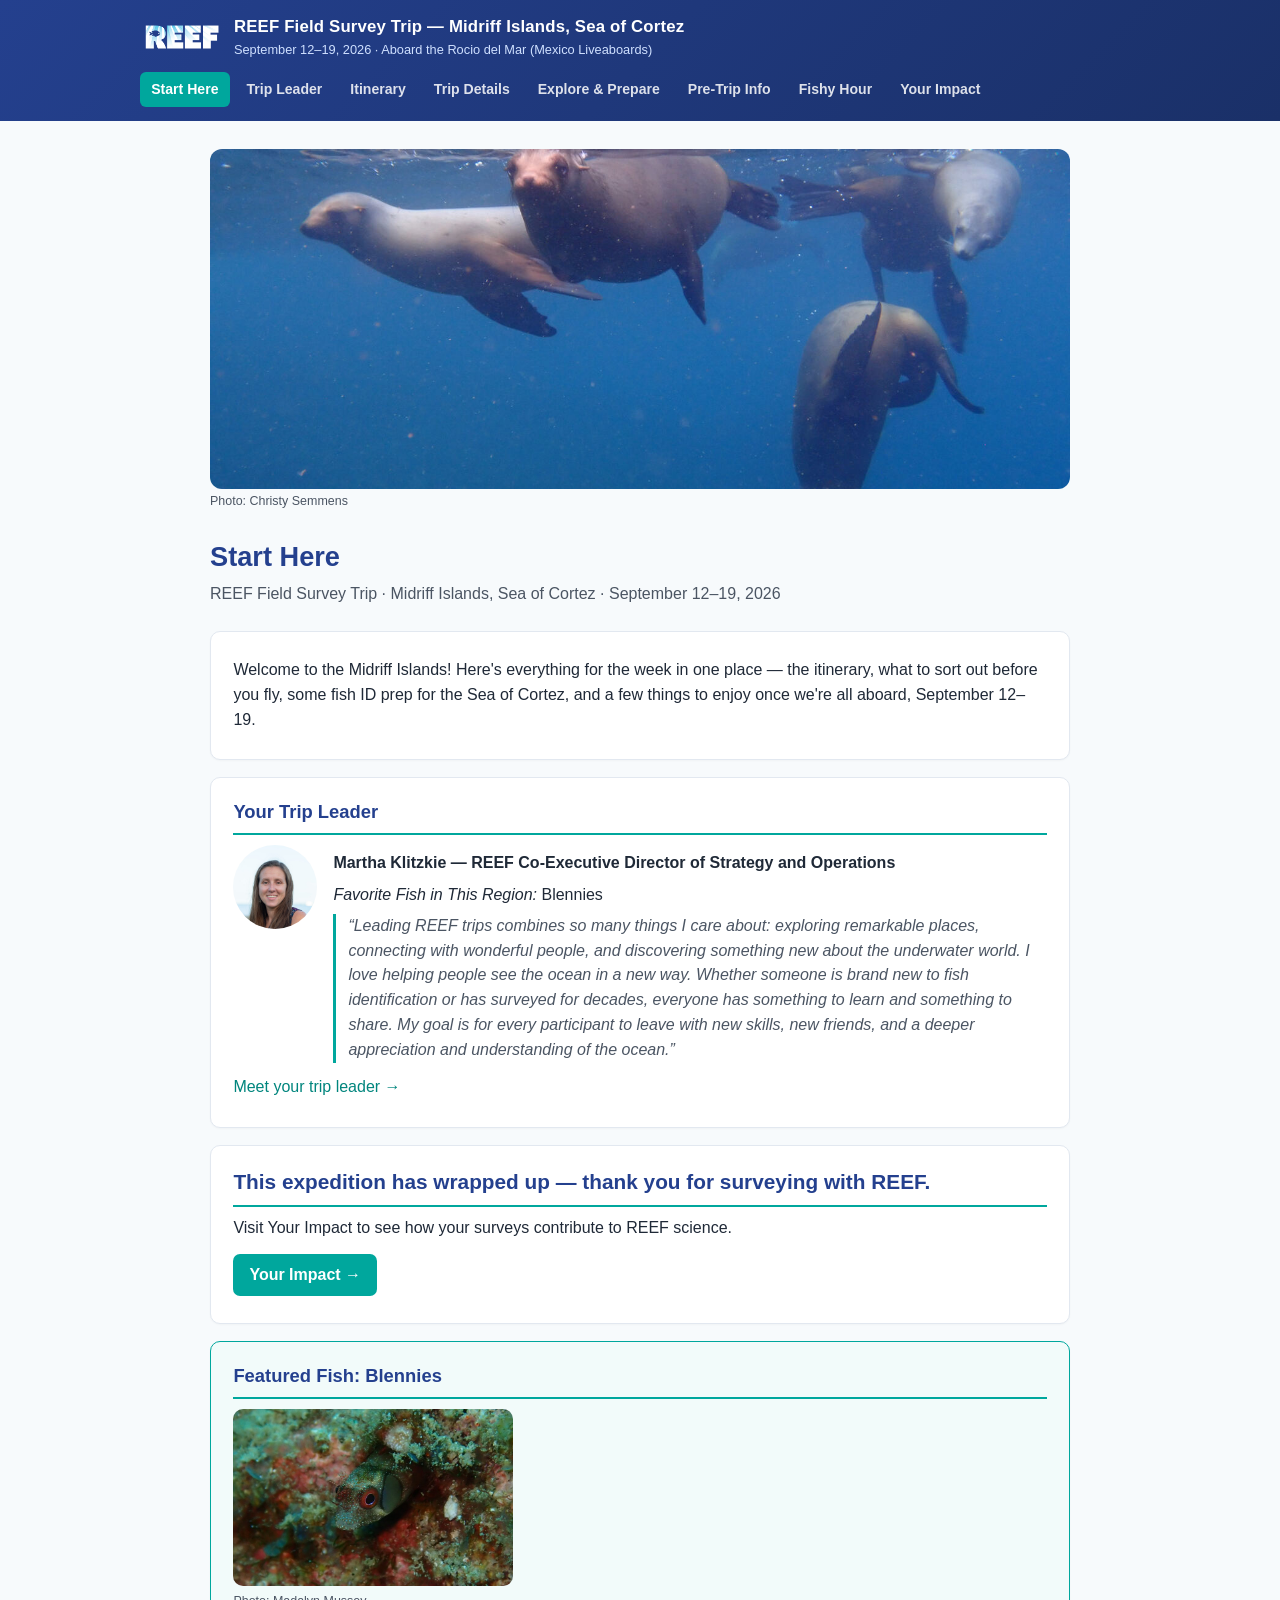
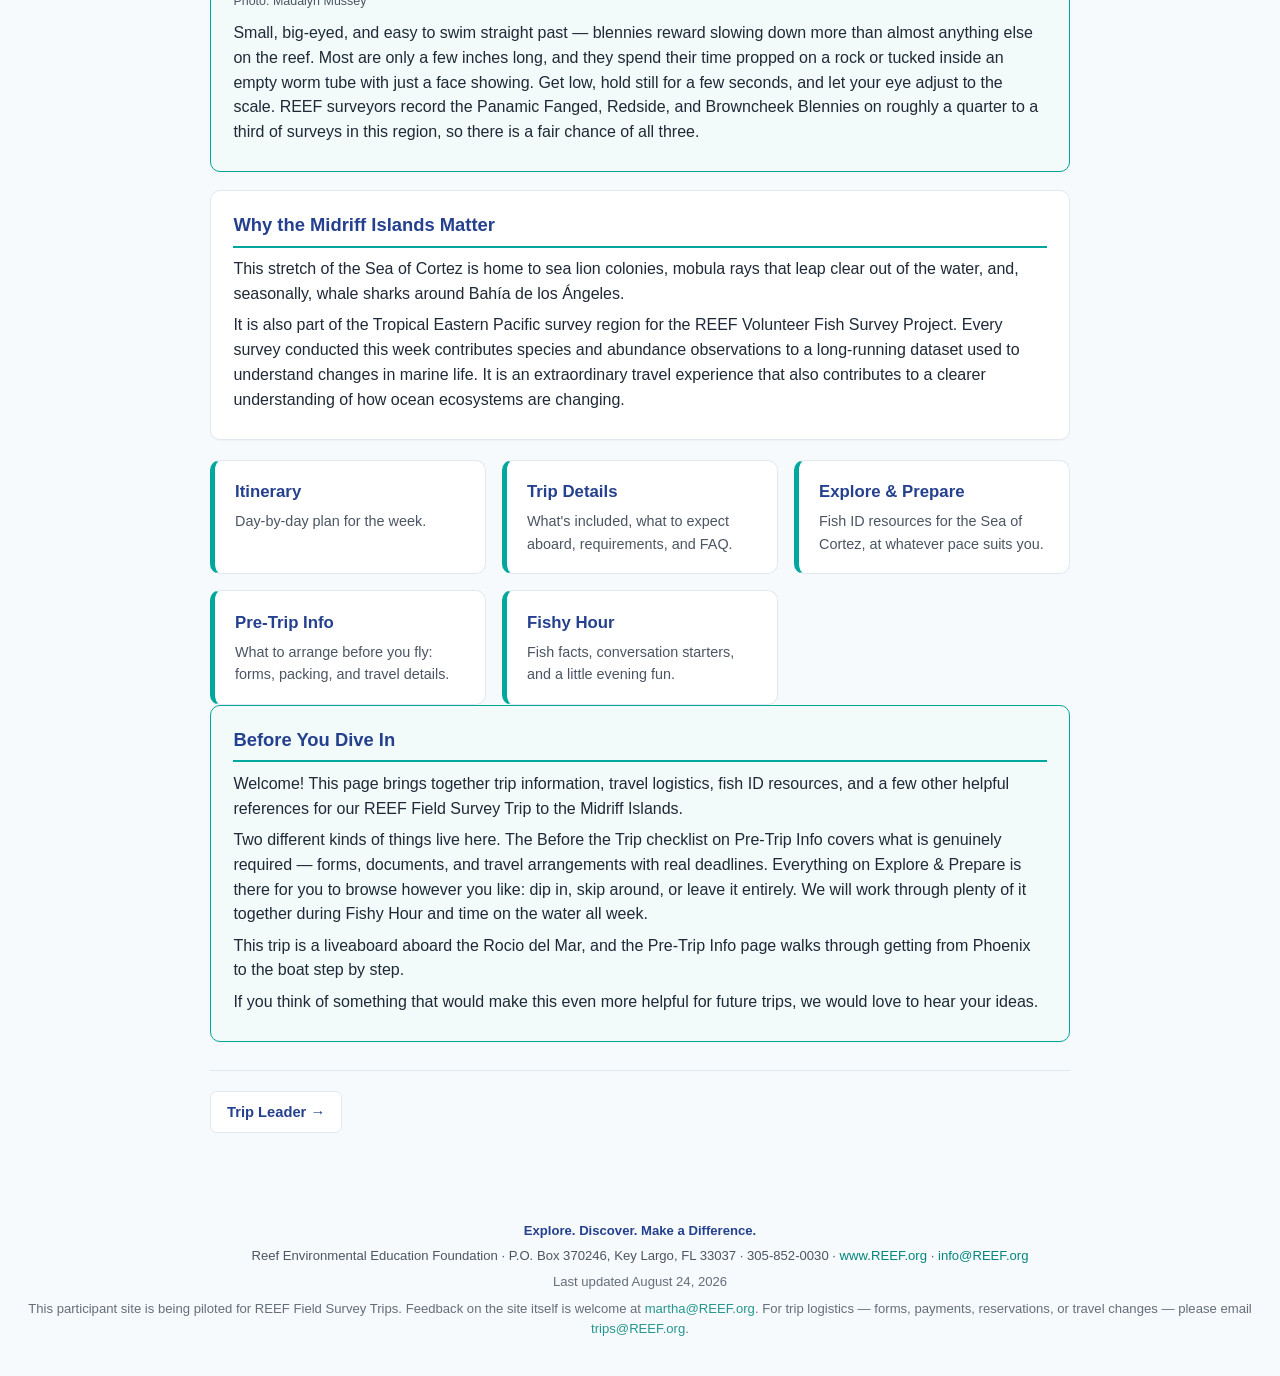
<file: index.html>
<!DOCTYPE html>
<html lang="en">
<head>
<meta charset="UTF-8">
<meta name="viewport" content="width=device-width, initial-scale=1.0">
<title>Start Here — REEF Midriff Islands Trip</title>
<meta name="description" content="Everything for the REEF Field Survey Trip to the Midriff Islands, Sea of Cortez — September 12–19, 2026.">
<link rel="stylesheet" href="css/styles.css">
</head>
<body>
  <header id="site-header" class="site-header"></header>

  <main id="page-content" class="page-main">
    <p class="loading-note">Loading trip info…</p>
  </main>

  <footer id="site-footer" class="site-footer"></footer>

  <script>window.SITE_ROOT = "./";</script>
  <script src="js/site-config.js"></script>
  <script src="js/loader.js"></script>
  <script src="js/render.js"></script>
  <script>
    window.addEventListener("trip-data-ready", function () { window.initPage("home"); });
    if (window.TRIP_DATA) { window.initPage("home"); }
  </script>
</body>
</html>
</file>
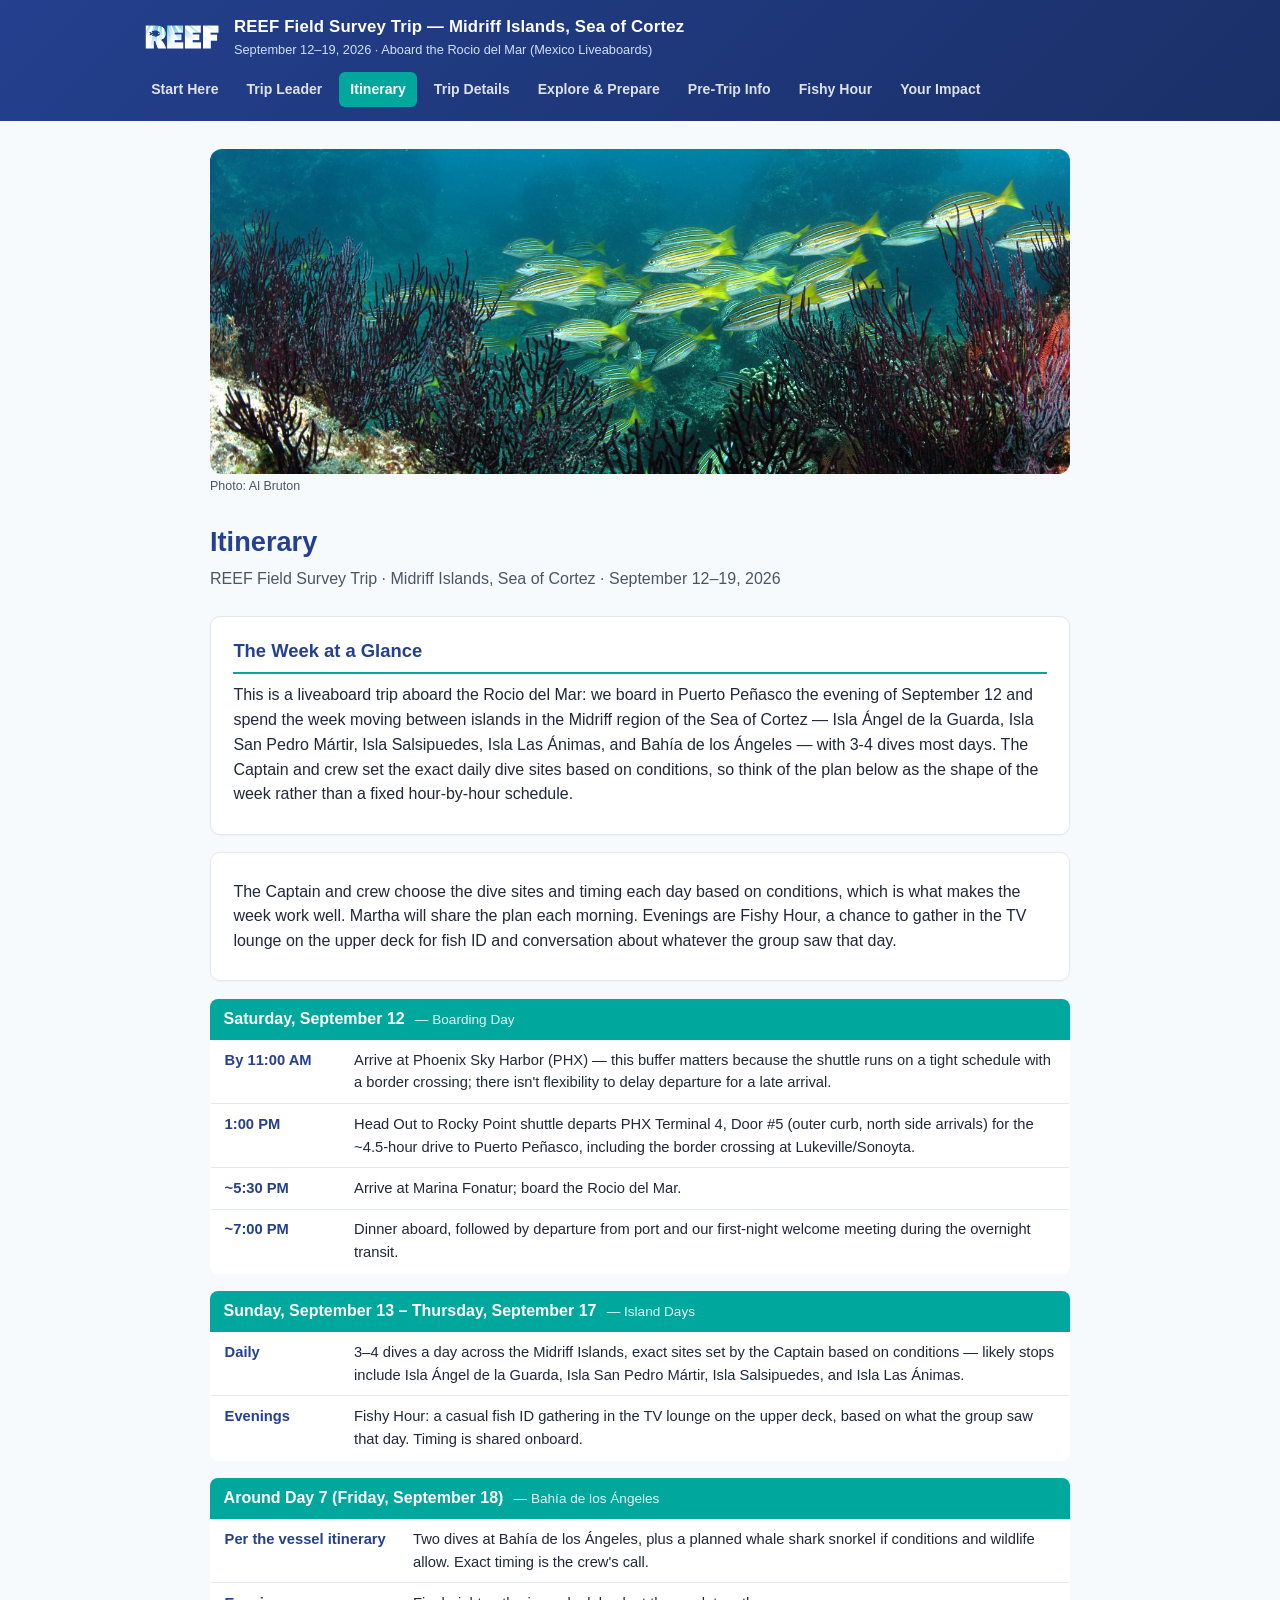
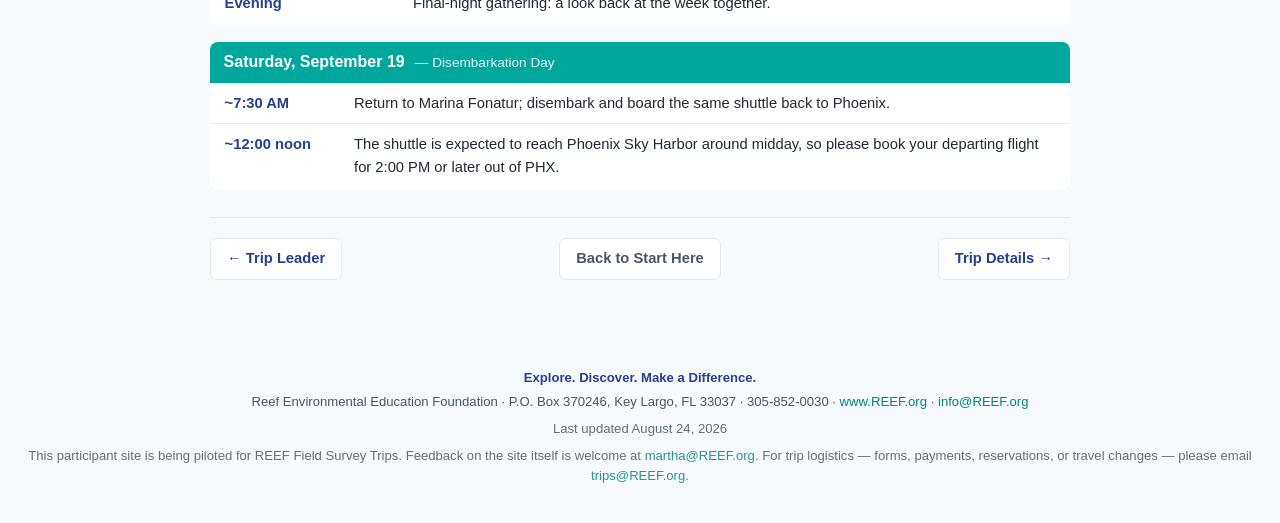
<file: pages/itinerary.html>
<!DOCTYPE html>
<html lang="en">
<head>
<meta charset="UTF-8">
<meta name="viewport" content="width=device-width, initial-scale=1.0">
<title>Itinerary — REEF Midriff Islands Trip</title>
<link rel="stylesheet" href="../css/styles.css">
</head>
<body>
  <header id="site-header" class="site-header"></header>

  <main id="page-content" class="page-main">
    <p class="loading-note">Loading trip info…</p>
  </main>

  <footer id="site-footer" class="site-footer"></footer>

  <script>window.SITE_ROOT = "../";</script>
  <script src="../js/site-config.js"></script>
  <script src="../js/loader.js"></script>
  <script src="../js/render.js"></script>
  <script>
    window.addEventListener("trip-data-ready", function () { window.initPage("itinerary"); });
    if (window.TRIP_DATA) { window.initPage("itinerary"); }
  </script>
</body>
</html>
</file>
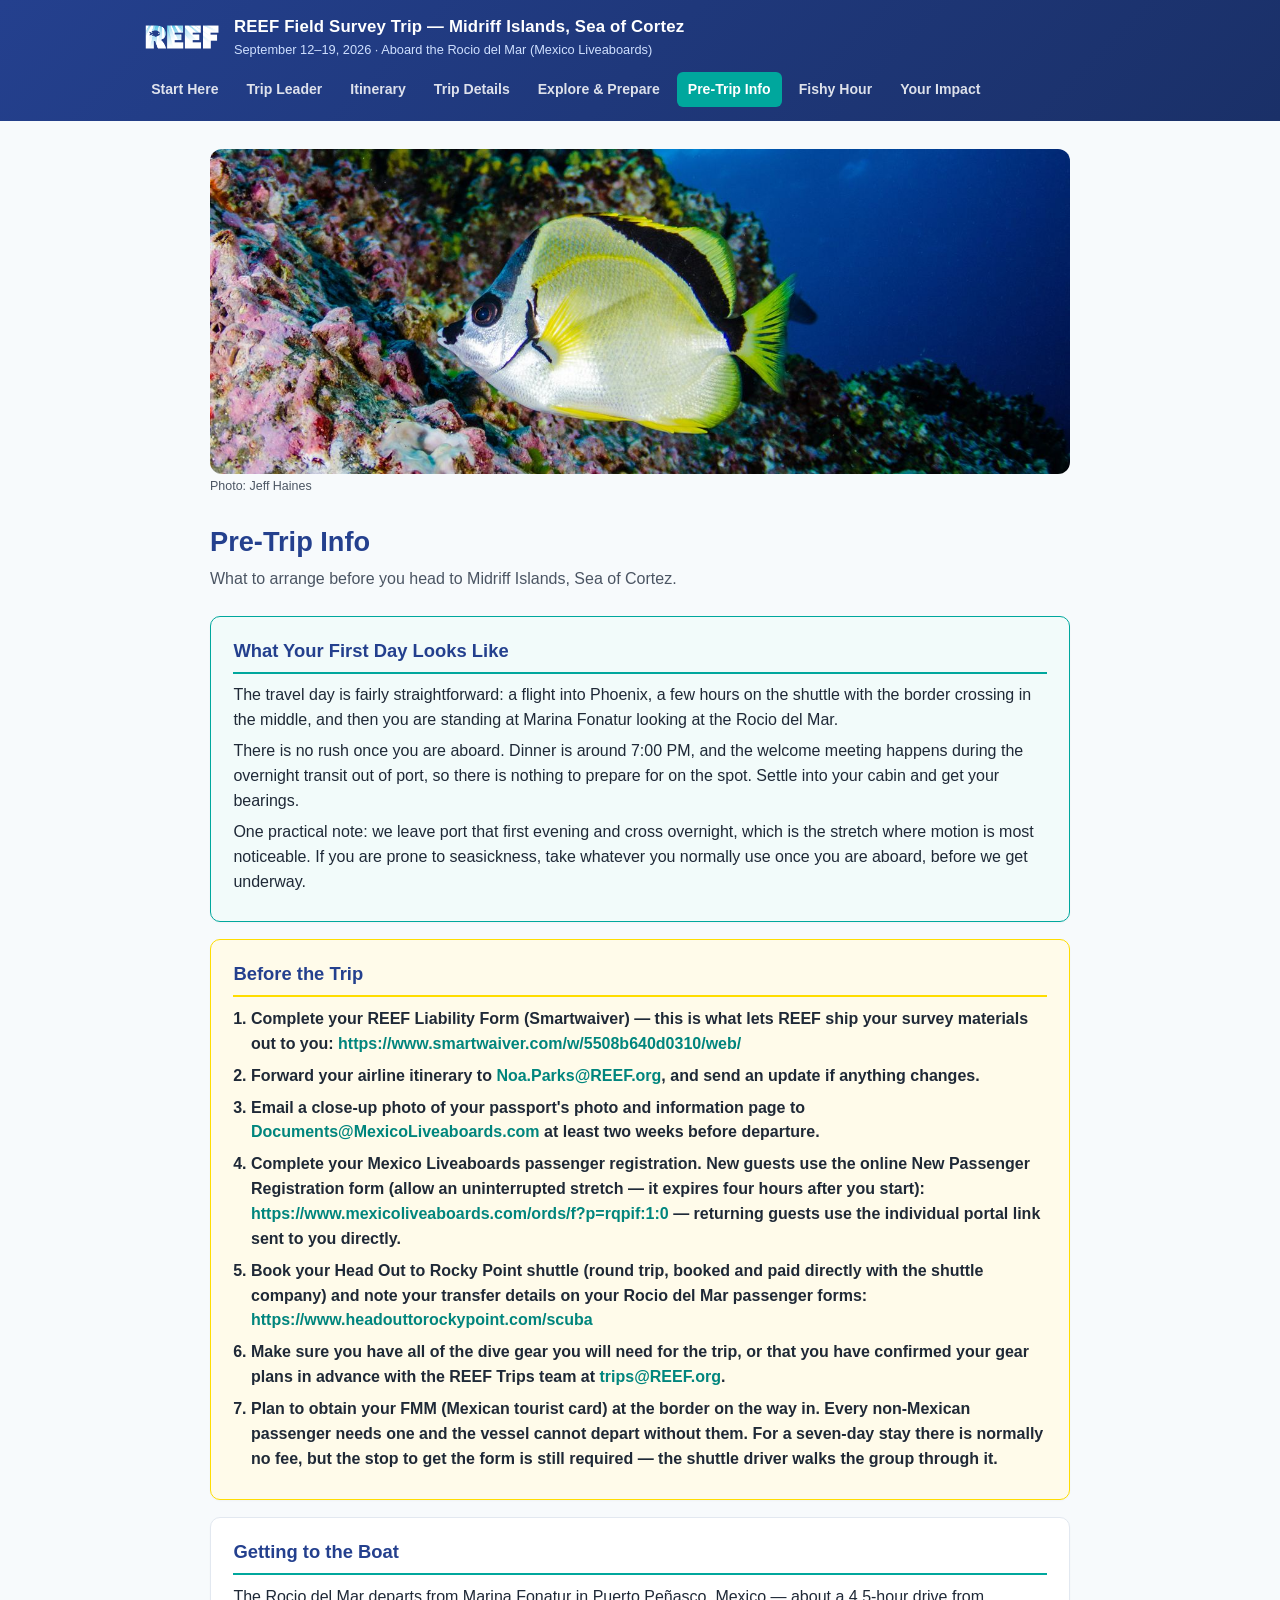
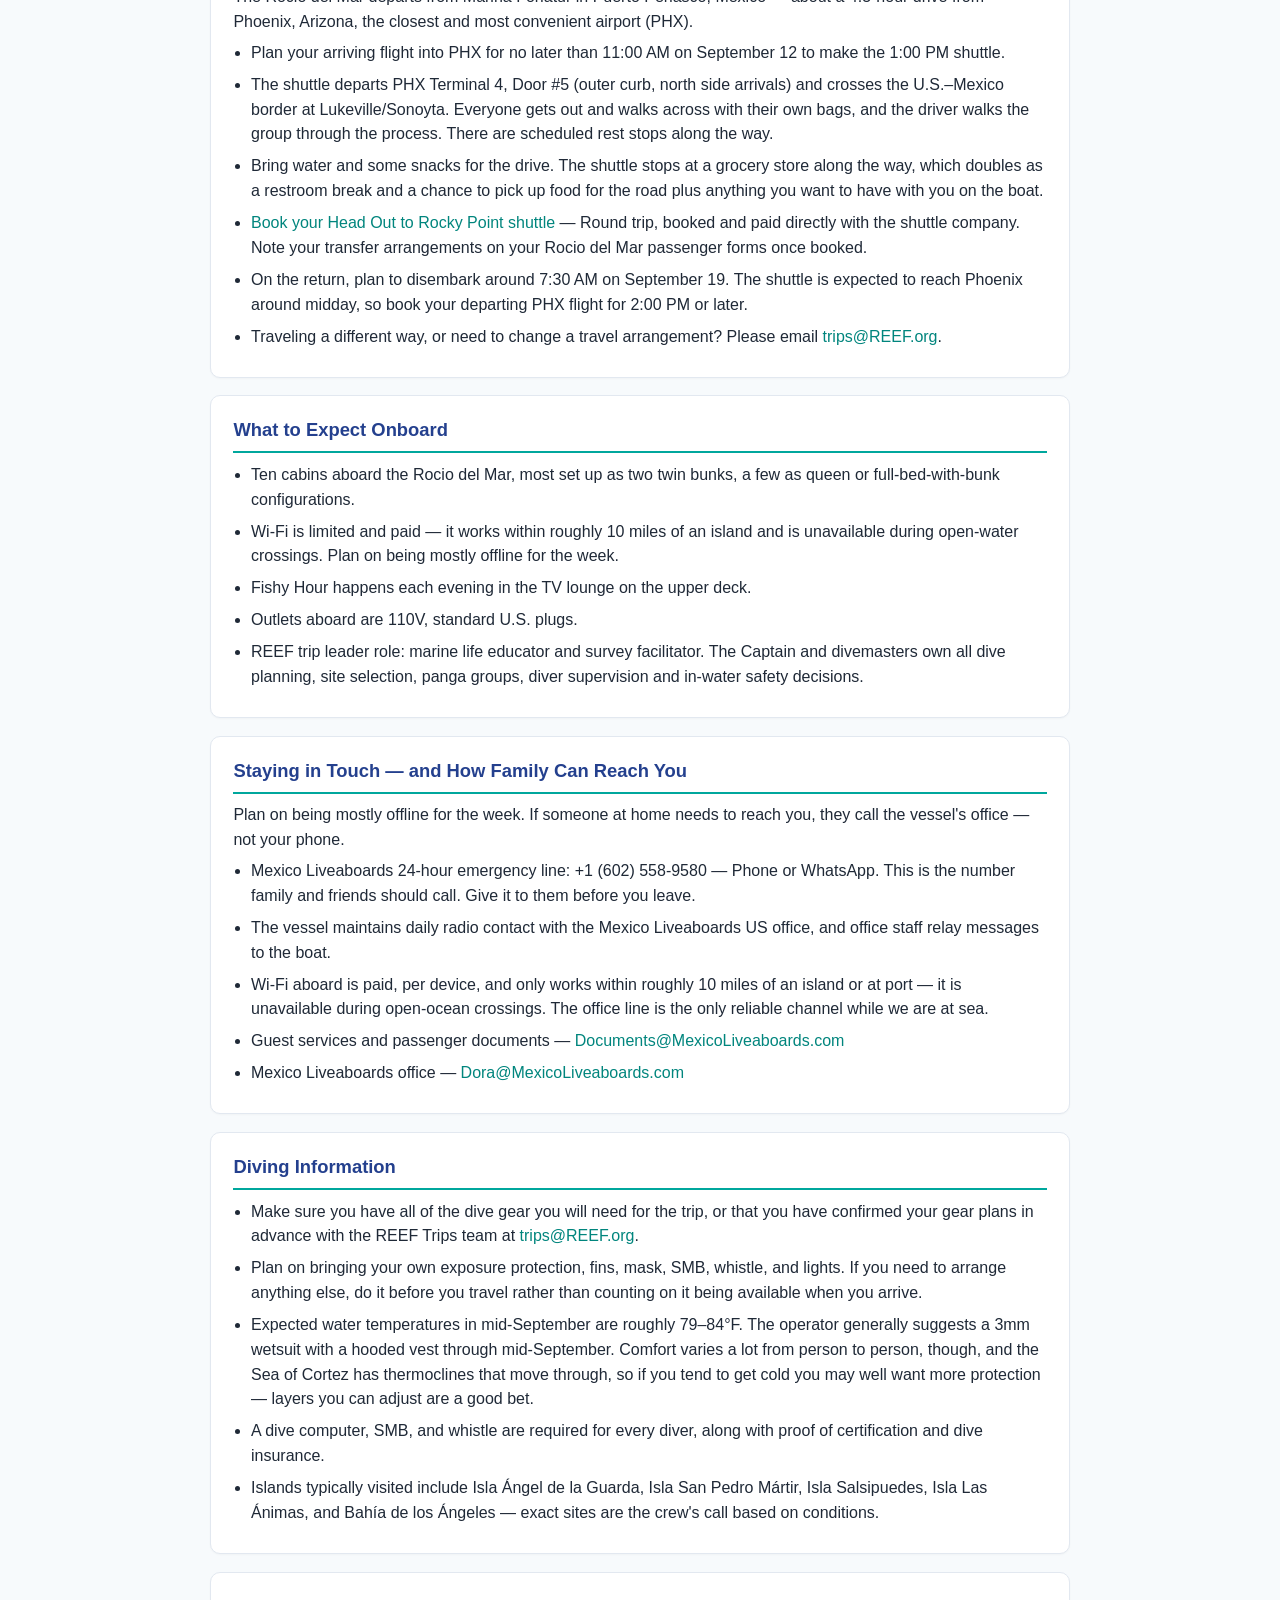
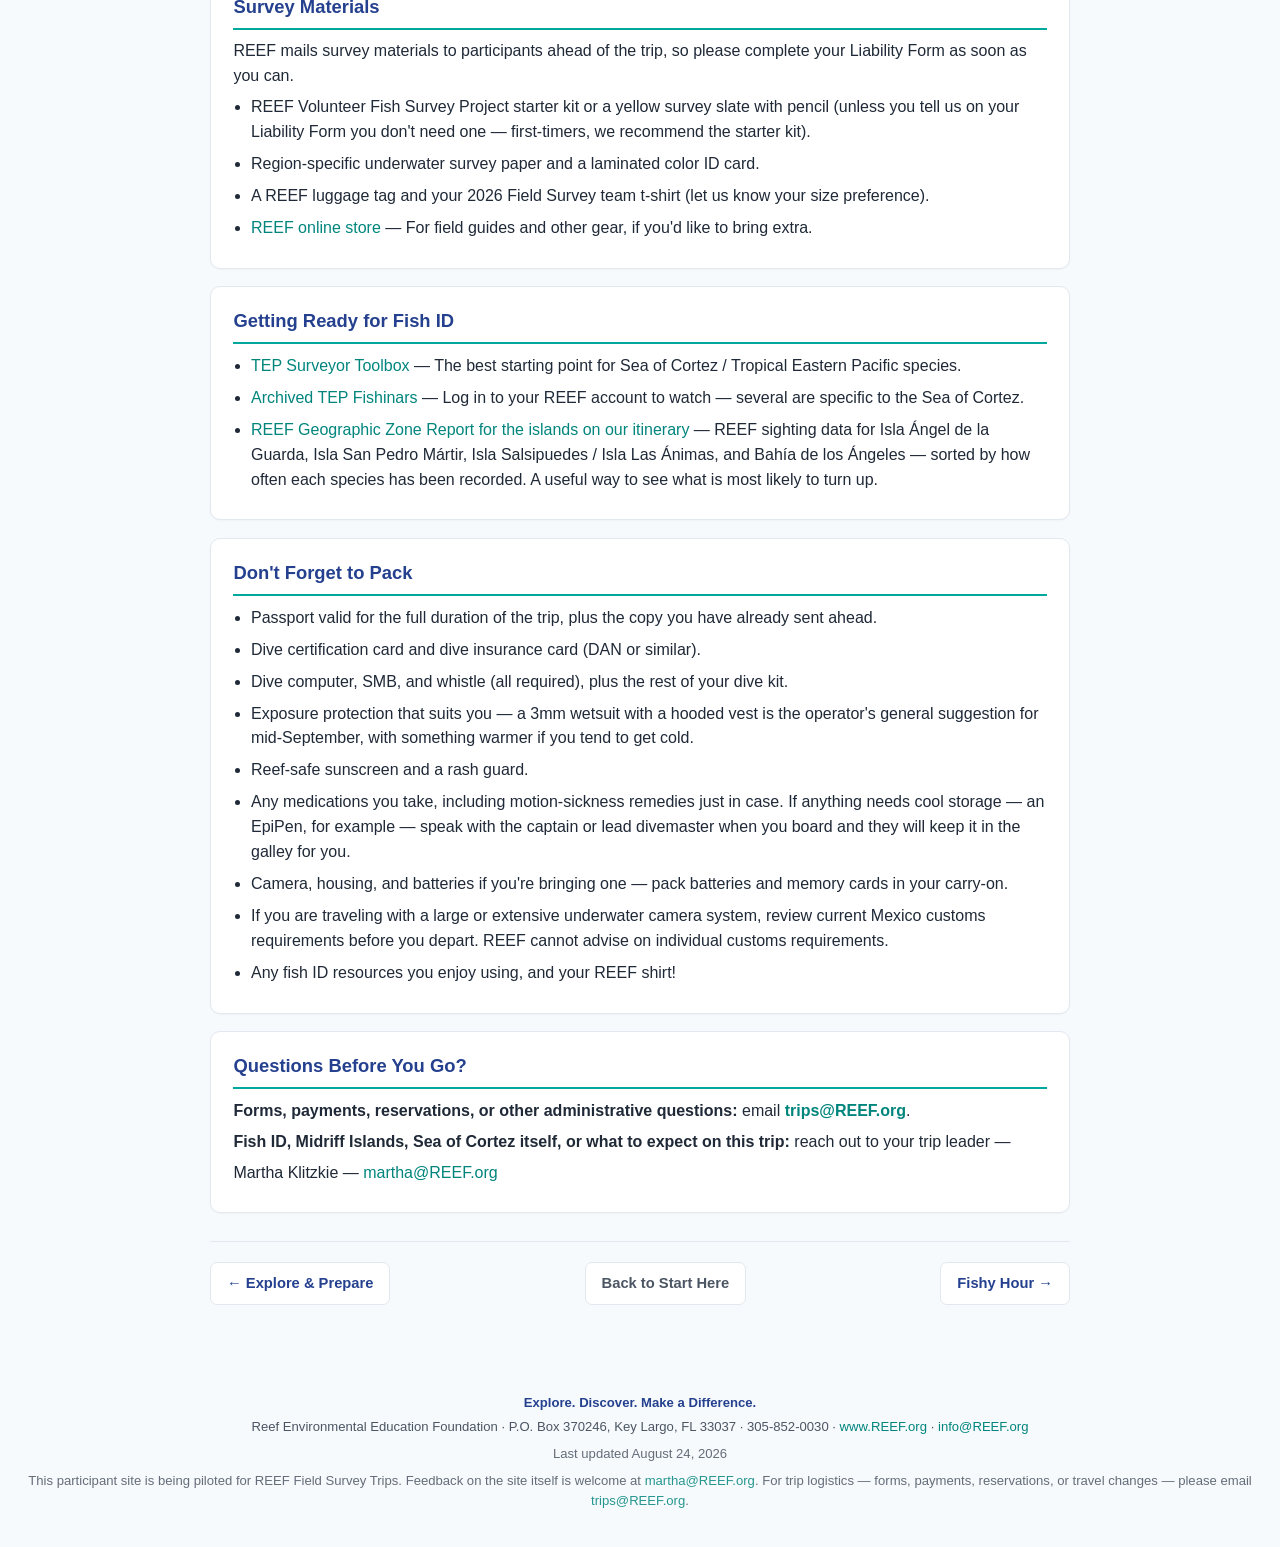
<file: pages/pre-trip-info.html>
<!DOCTYPE html>
<html lang="en">
<head>
<meta charset="UTF-8">
<meta name="viewport" content="width=device-width, initial-scale=1.0">
<title>Pre-Trip Info — REEF Midriff Islands Trip</title>
<link rel="stylesheet" href="../css/styles.css">
</head>
<body>
  <header id="site-header" class="site-header"></header>

  <main id="page-content" class="page-main">
    <p class="loading-note">Loading trip info…</p>
  </main>

  <footer id="site-footer" class="site-footer"></footer>

  <script>window.SITE_ROOT = "../";</script>
  <script src="../js/site-config.js"></script>
  <script src="../js/loader.js"></script>
  <script src="../js/render.js"></script>
  <script>
    window.addEventListener("trip-data-ready", function () { window.initPage("pretrip"); });
    if (window.TRIP_DATA) { window.initPage("pretrip"); }
  </script>
</body>
</html>
</file>
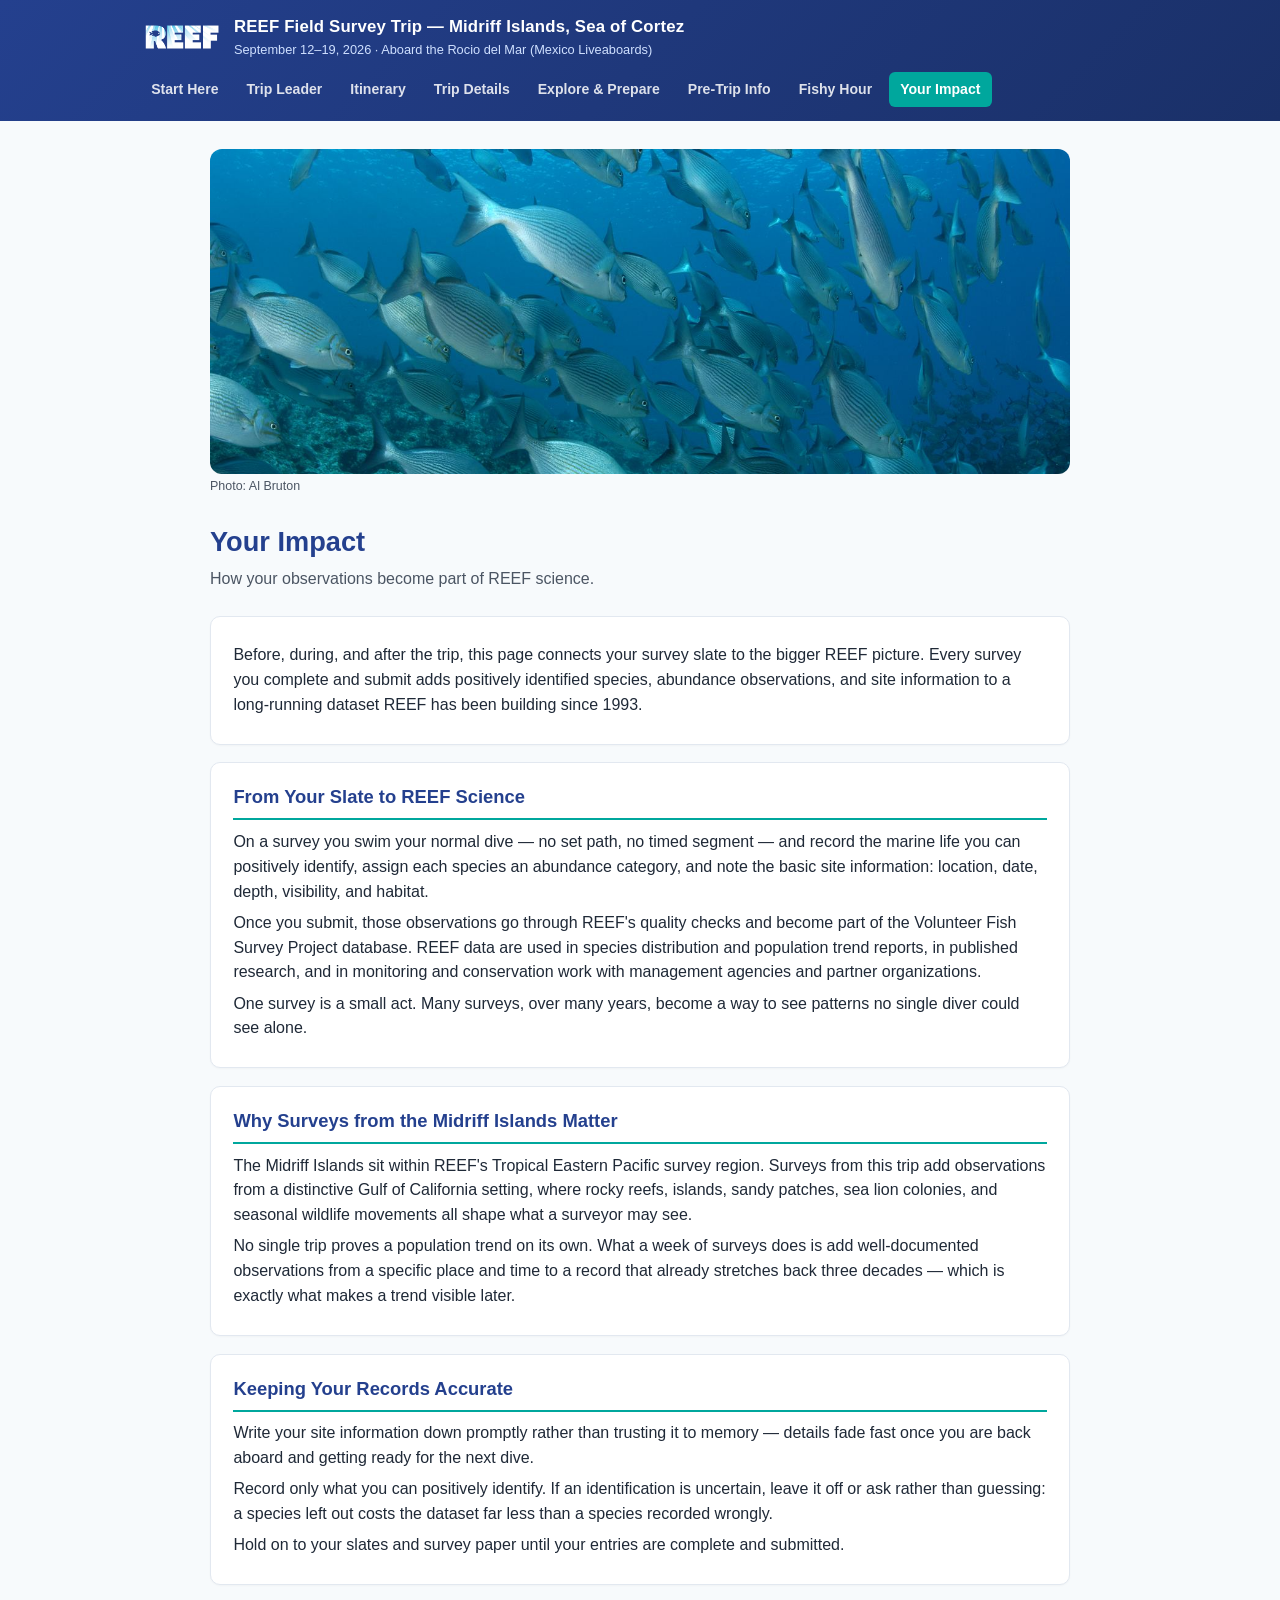
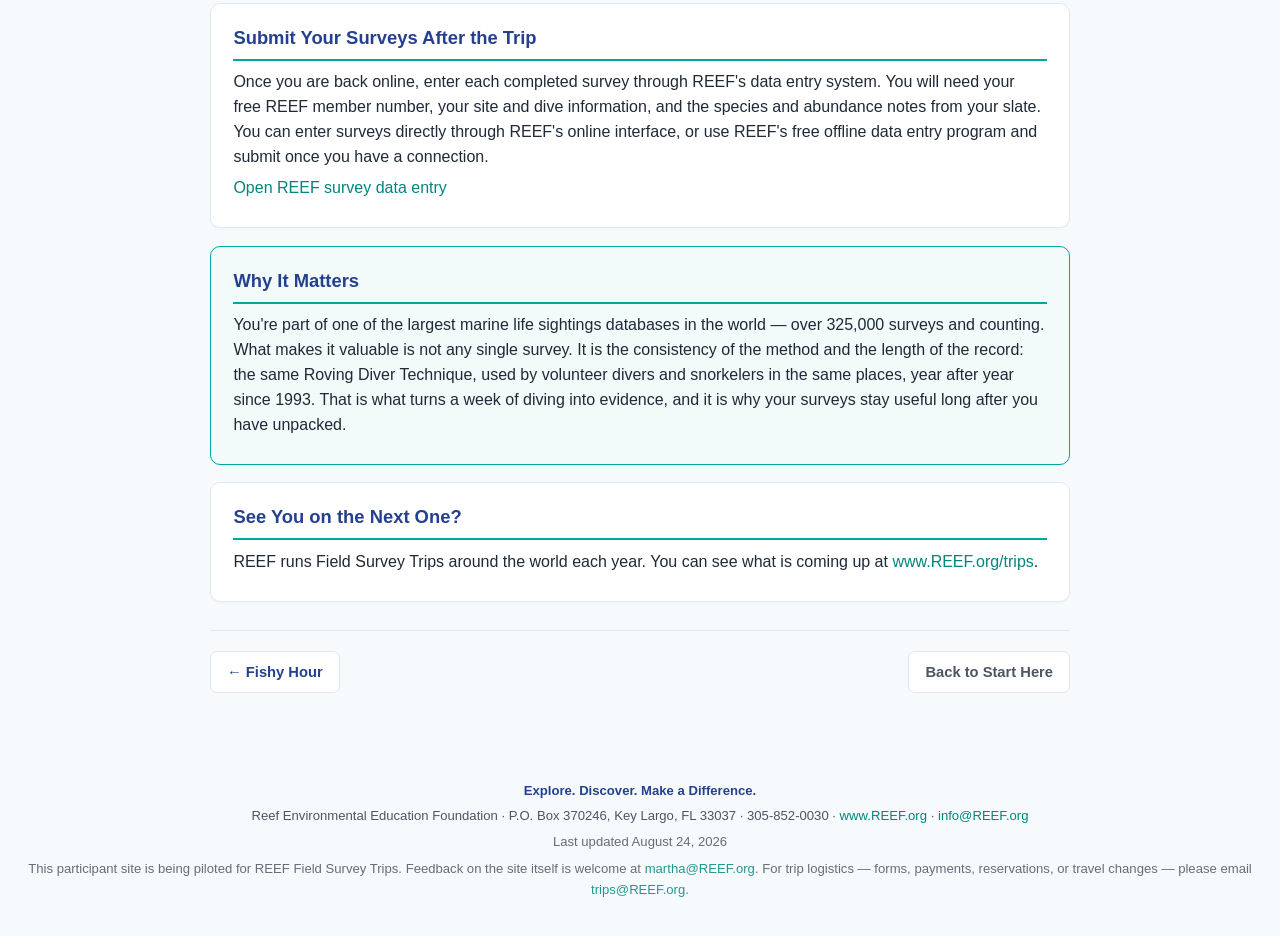
<file: pages/reflection.html>
<!DOCTYPE html>
<html lang="en">
<head>
<meta charset="UTF-8">
<meta name="viewport" content="width=device-width, initial-scale=1.0">
<title>Your Impact — REEF Midriff Islands Trip</title>
<link rel="stylesheet" href="../css/styles.css">
</head>
<body>
  <header id="site-header" class="site-header"></header>

  <main id="page-content" class="page-main">
    <p class="loading-note">Loading trip info…</p>
  </main>

  <footer id="site-footer" class="site-footer"></footer>

  <script>window.SITE_ROOT = "../";</script>
  <script src="../js/site-config.js"></script>
  <script src="../js/loader.js"></script>
  <script src="../js/render.js"></script>
  <script>
    window.addEventListener("trip-data-ready", function () { window.initPage("reflection"); });
    if (window.TRIP_DATA) { window.initPage("reflection"); }
  </script>
</body>
</html>
</file>
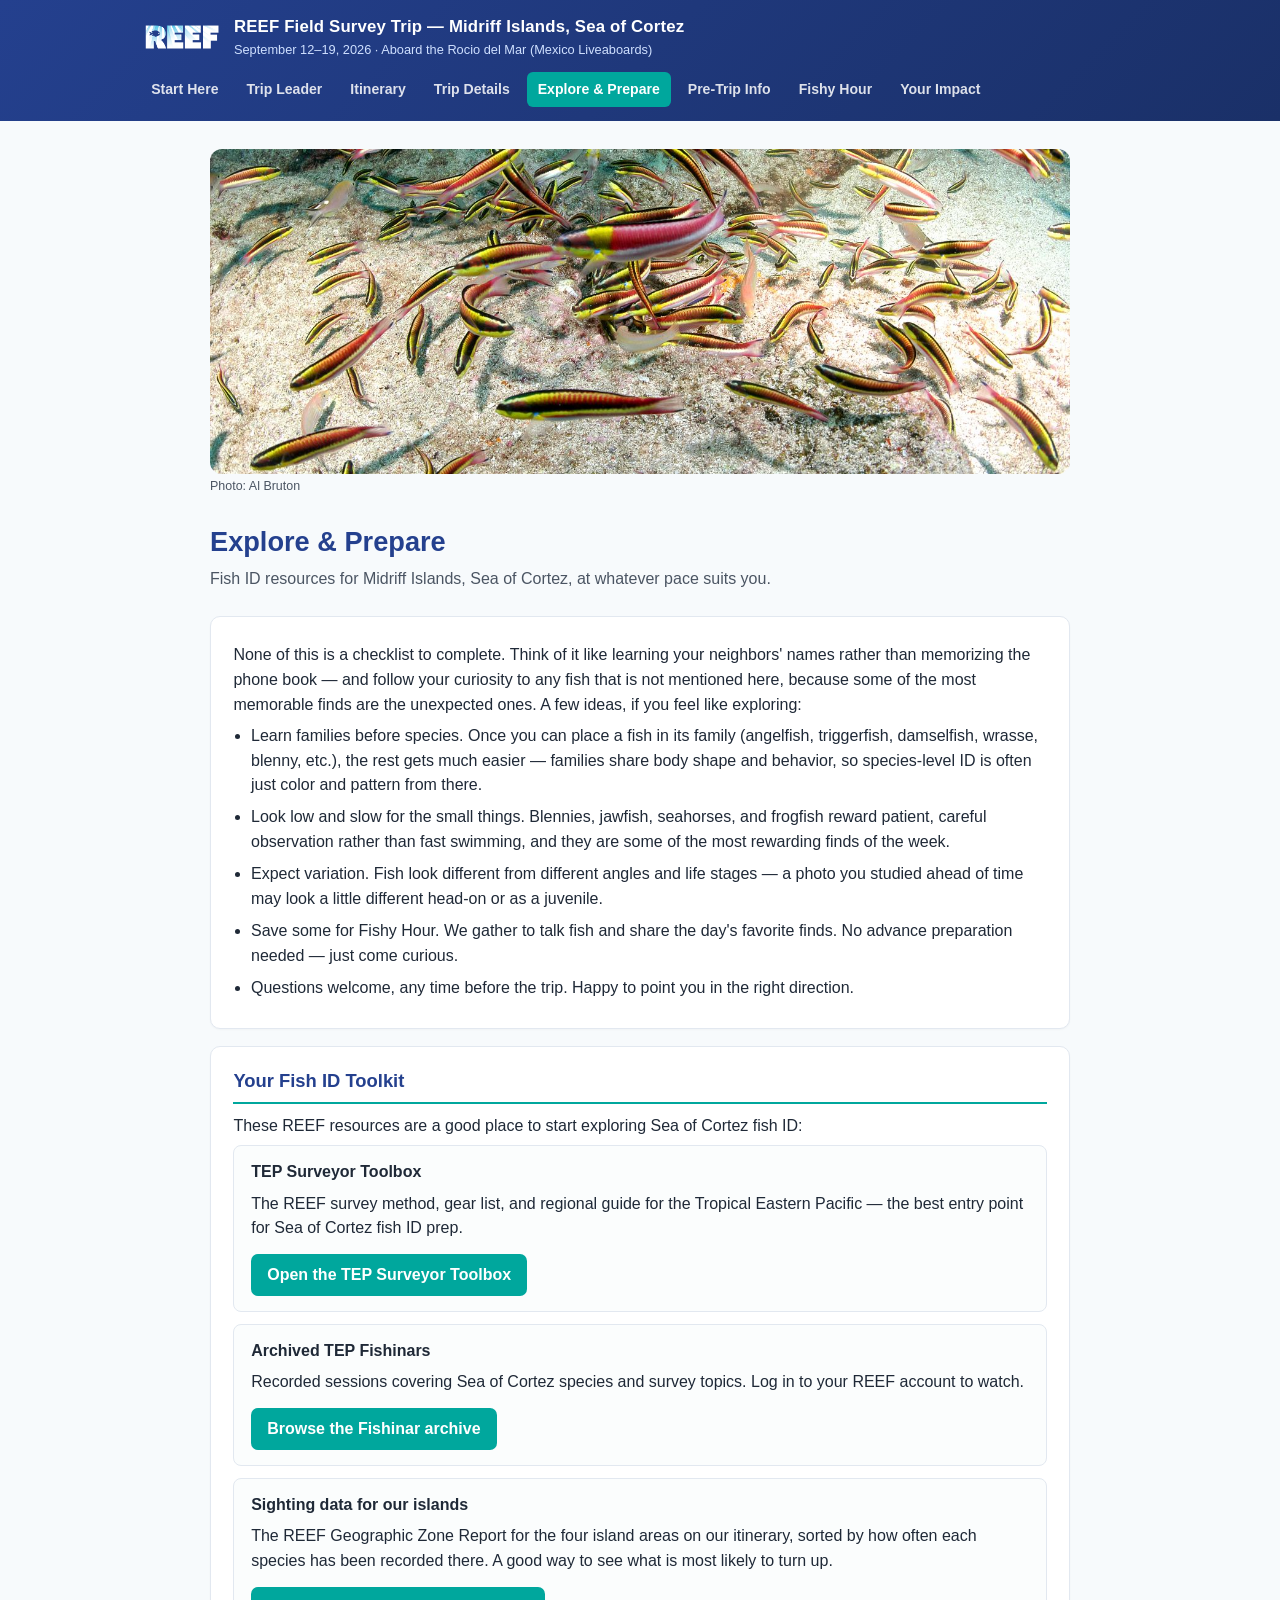
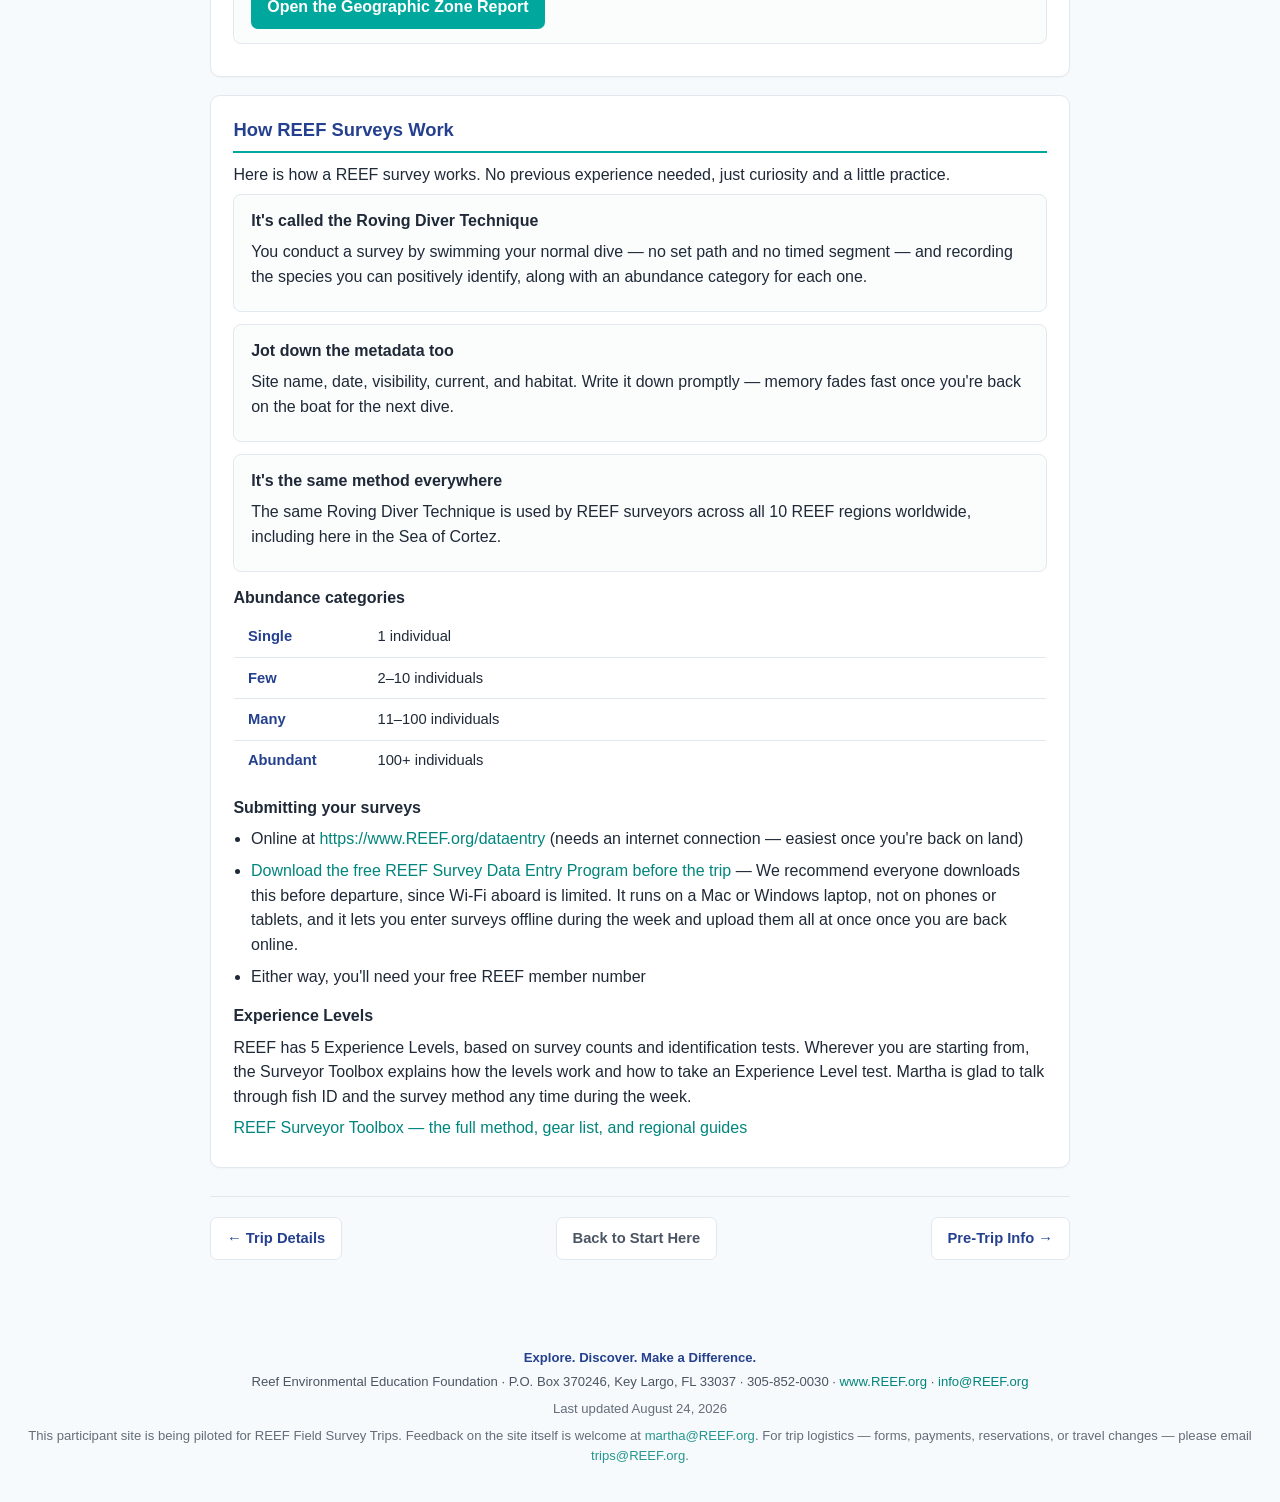
<file: pages/study-tips.html>
<!DOCTYPE html>
<html lang="en">
<head>
<meta charset="UTF-8">
<meta name="viewport" content="width=device-width, initial-scale=1.0">
<title>Explore &amp; Prepare — REEF Midriff Islands Trip</title>
<link rel="stylesheet" href="../css/styles.css">
</head>
<body>
  <header id="site-header" class="site-header"></header>

  <main id="page-content" class="page-main">
    <p class="loading-note">Loading trip info…</p>
  </main>

  <footer id="site-footer" class="site-footer"></footer>

  <script>window.SITE_ROOT = "../";</script>
  <script src="../js/site-config.js"></script>
  <script src="../js/loader.js"></script>
  <script src="../js/render.js"></script>
  <script>
    window.addEventListener("trip-data-ready", function () { window.initPage("study"); });
    if (window.TRIP_DATA) { window.initPage("study"); }
  </script>
</body>
</html>
</file>
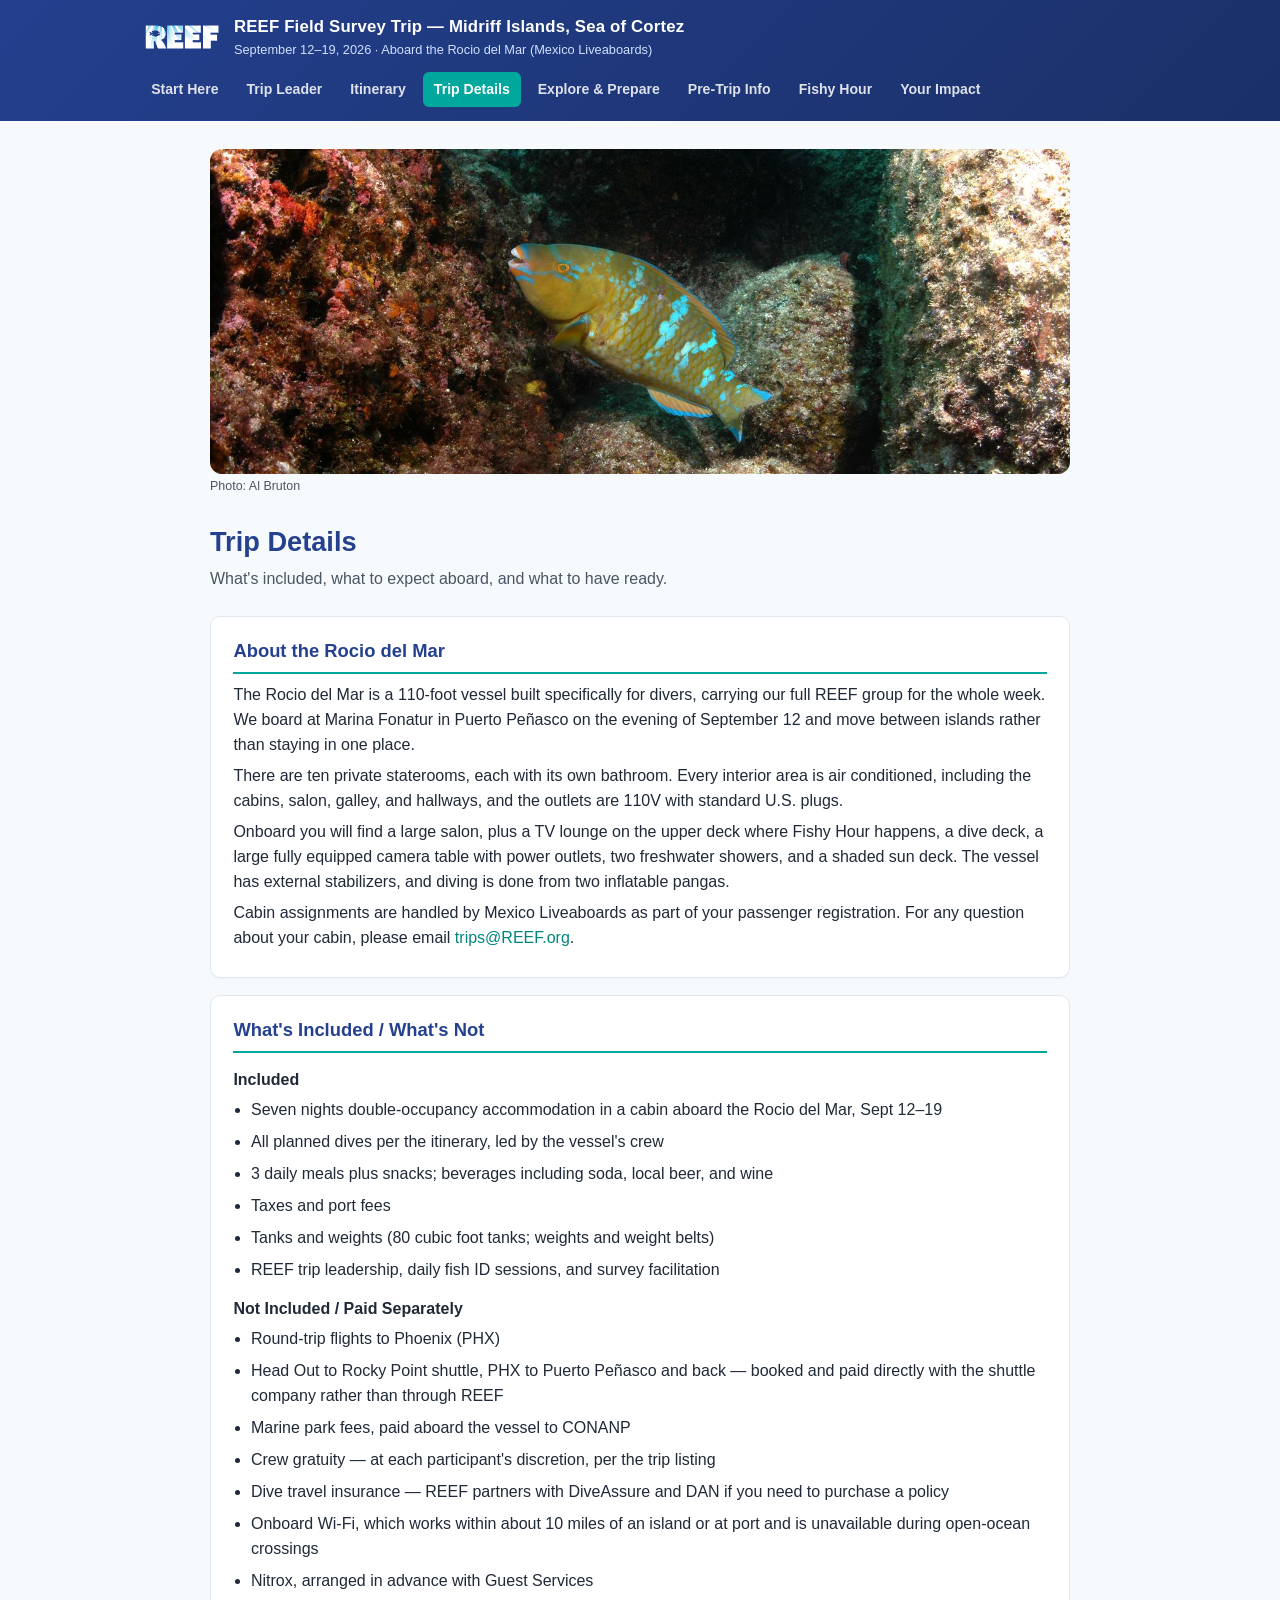
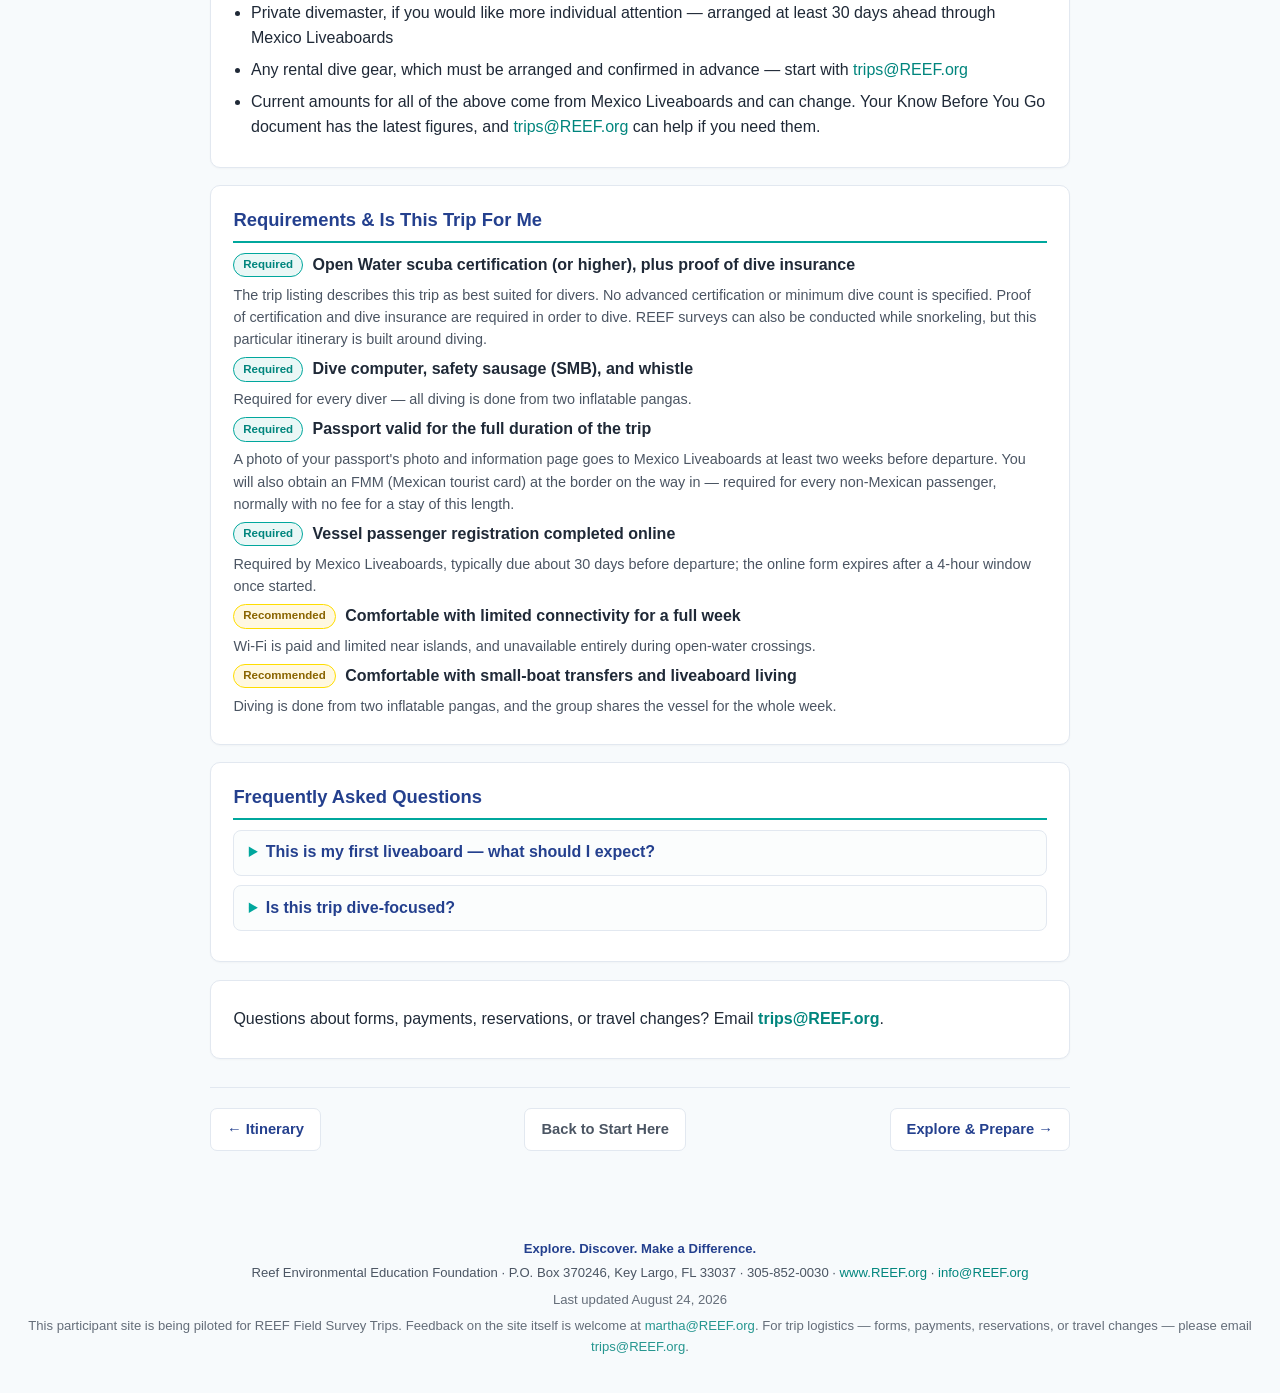
<file: pages/trip-details.html>
<!DOCTYPE html>
<html lang="en">
<head>
<meta charset="UTF-8">
<meta name="viewport" content="width=device-width, initial-scale=1.0">
<title>Trip Details — REEF Midriff Islands Trip</title>
<meta name="description" content="Pricing, accommodations, requirements, and FAQ for the REEF Field Survey Trip to the Midriff Islands, Sea of Cortez — September 12–19, 2026.">
<link rel="stylesheet" href="../css/styles.css">
</head>
<body>
  <header id="site-header" class="site-header"></header>

  <main id="page-content" class="page-main">
    <p class="loading-note">Loading trip info…</p>
  </main>

  <footer id="site-footer" class="site-footer"></footer>

  <script>window.SITE_ROOT = "../";</script>
  <script src="../js/site-config.js"></script>
  <script src="../js/loader.js"></script>
  <script src="../js/render.js"></script>
  <script>
    window.addEventListener("trip-data-ready", function () { window.initPage("details"); });
    if (window.TRIP_DATA) { window.initPage("details"); }
  </script>
</body>
</html>
</file>
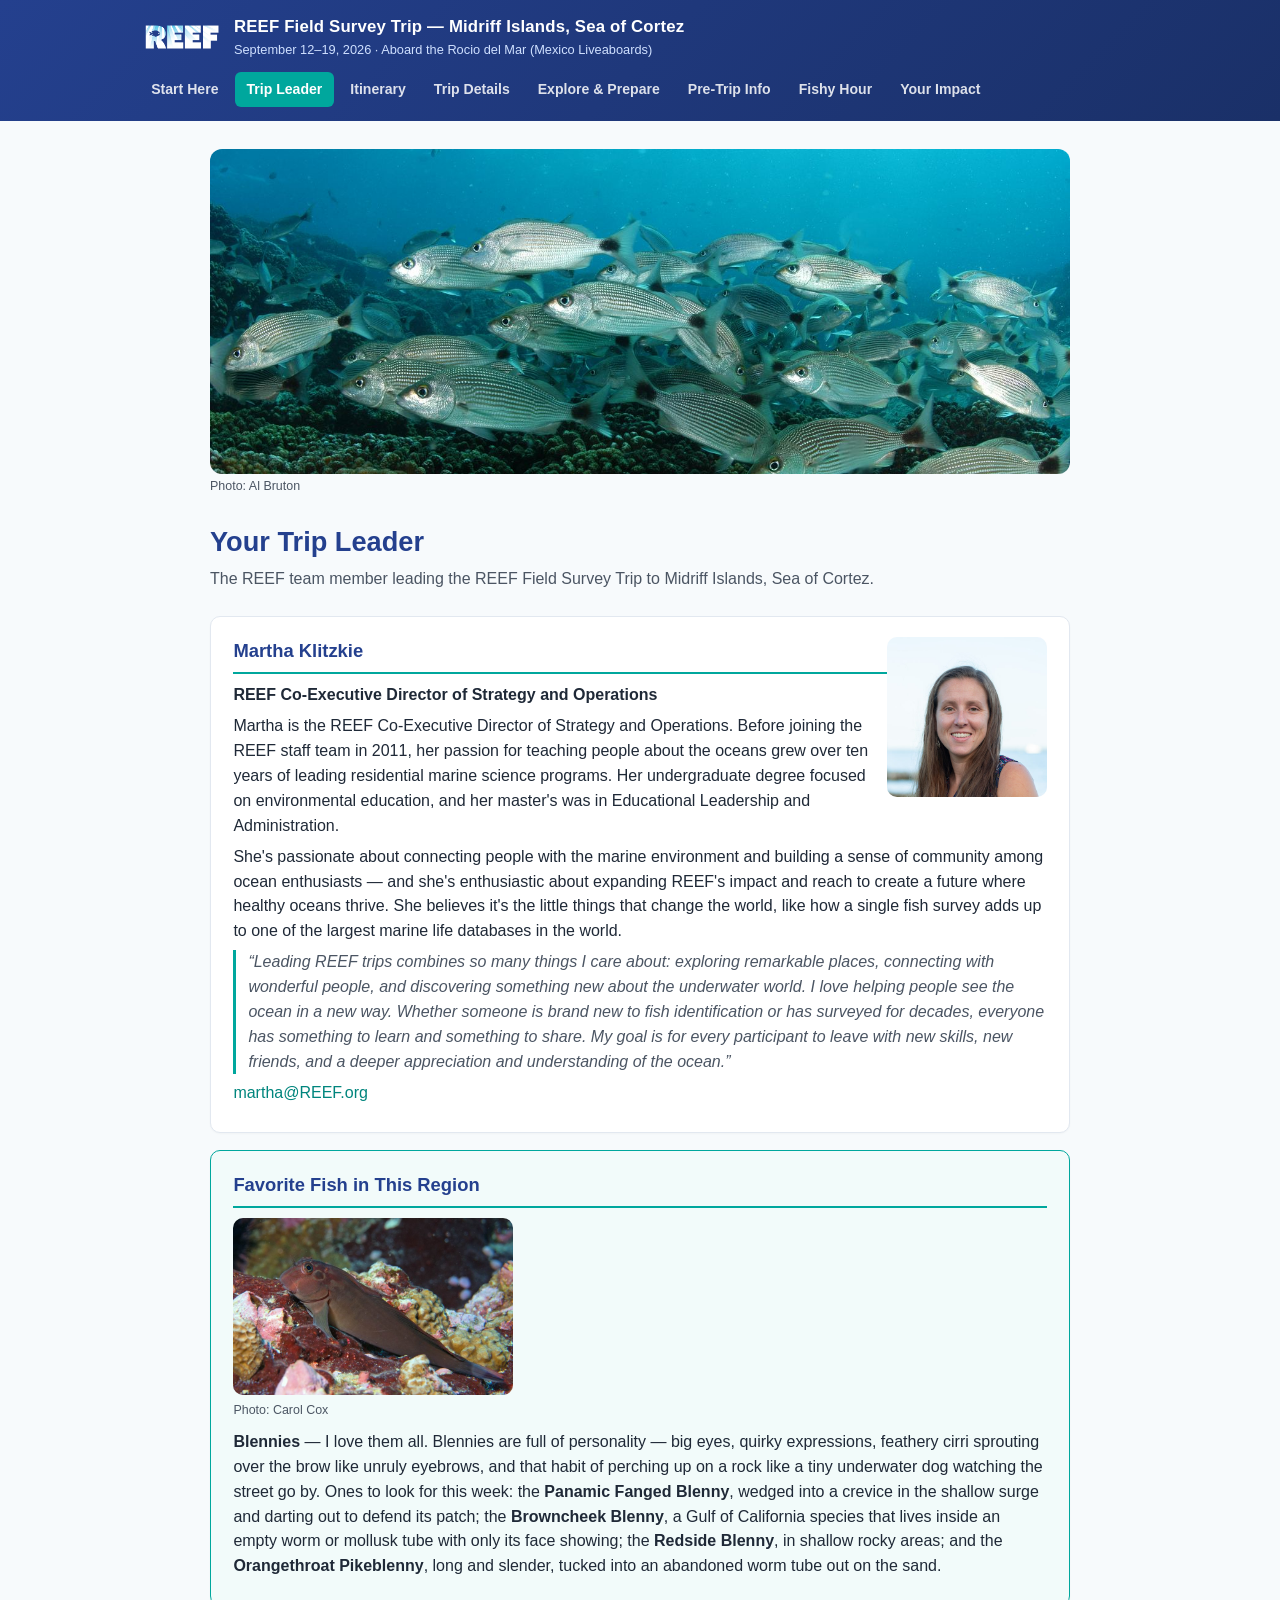
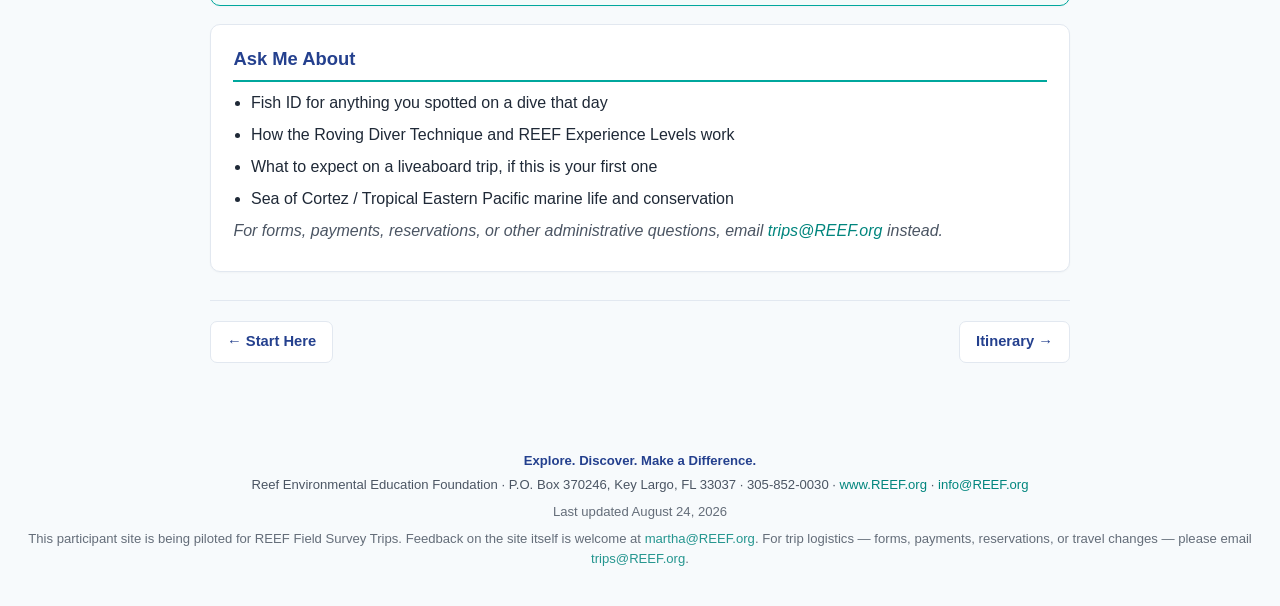
<file: pages/trip-leader.html>
<!DOCTYPE html>
<html lang="en">
<head>
<meta charset="UTF-8">
<meta name="viewport" content="width=device-width, initial-scale=1.0">
<title>Trip Leader — REEF Midriff Islands Trip</title>
<link rel="stylesheet" href="../css/styles.css">
</head>
<body>
  <header id="site-header" class="site-header"></header>

  <main id="page-content" class="page-main">
    <p class="loading-note">Loading trip info…</p>
  </main>

  <footer id="site-footer" class="site-footer"></footer>

  <script>window.SITE_ROOT = "../";</script>
  <script src="../js/site-config.js"></script>
  <script src="../js/loader.js"></script>
  <script src="../js/render.js"></script>
  <script>
    window.addEventListener("trip-data-ready", function () { window.initPage("leader"); });
    if (window.TRIP_DATA) { window.initPage("leader"); }
  </script>
</body>
</html>
</file>
<file: css/styles.css>
/* ============================================================
   REEF Field Survey Trips — Dashboard shared styles
   Generic shell styling only. No trip-specific content here —
   all trip text lives in trips/<trip-id>/trip-data.js.

   Reused verbatim from the Bonaire dashboard (Website Dashboard
   (Draft) V1.4) per the platform's "one reusable shell" rule.
   Do not fork this file per trip — if a trip needs a style
   change, it needs to be a shell change that benefits every trip.

   Brand: REEF Blue for headers/nav, Teal (#00A79D) for accents
   — teal is used in place of REEF Red per the standing
   accessibility rule (red is not visible to colorblind readers).
   ============================================================ */

:root {
  --reef-blue: #24408e;
  --reef-blue-dark: #1a3068;
  --reef-yellow: #ffdd00;
  --accent-teal: #00a79d;
  --accent-teal-dark: #00857d;
  --ink: #1f2937;
  --ink-light: #4b5563;
  --bg-page: #f7fafc;
  --bg-card: #ffffff;
  --border: #e2e8f0;
  --font-body: 'Segoe UI', 'Roboto', 'Helvetica Neue', Arial, sans-serif;
}

* { box-sizing: border-box; }

body {
  margin: 0;
  font-family: var(--font-body);
  color: var(--ink);
  background: var(--bg-page);
  line-height: 1.55;
}

a { color: var(--accent-teal-dark); text-decoration: none; }
a:hover { text-decoration: underline; }

img { max-width: 100%; }

/* ---------- Header / Top Nav ---------- */

.site-header {
  background: linear-gradient(135deg, var(--reef-blue) 0%, var(--reef-blue-dark) 100%);
  color: #fff;
  padding: 0.9rem 1.25rem;
}

.site-header-inner {
  max-width: 1000px;
  margin: 0 auto;
  display: flex;
  align-items: center;
  justify-content: space-between;
  flex-wrap: wrap;
  gap: 0.75rem;
}

.brand-lockup {
  display: flex;
  align-items: center;
  gap: 0.65rem;
}

.brand-lockup img {
  height: 34px;
  width: auto;
  display: block;
}

.brand-lockup .trip-title {
  font-weight: 700;
  font-size: 1.05rem;
  letter-spacing: 0.01em;
}

.brand-lockup .trip-dates {
  font-size: 0.8rem;
  color: #cfe0ff;
  font-weight: 400;
}

.site-nav {
  display: flex;
  gap: 0.35rem;
  flex-wrap: wrap;
}

.site-nav a {
  color: #fff;
  padding: 0.4rem 0.7rem;
  border-radius: 6px;
  font-size: 0.88rem;
  font-weight: 600;
  text-decoration: none;
  opacity: 0.85;
  transition: background 0.15s ease, opacity 0.15s ease;
}

.site-nav a:hover {
  background: rgba(255, 255, 255, 0.14);
  opacity: 1;
  text-decoration: none;
}

.site-nav a.active {
  background: var(--accent-teal);
  opacity: 1;
}

/* ---------- Layout ---------- */

.page-main {
  max-width: 900px;
  margin: 0 auto;
  padding: 1.75rem 1.25rem 3.5rem;
}

.page-title {
  font-size: 1.7rem;
  font-weight: 700;
  color: var(--reef-blue);
  margin: 0 0 0.25rem;
}

.page-subtitle {
  color: var(--ink-light);
  margin: 0 0 1.5rem;
  font-size: 1rem;
}

.card {
  background: var(--bg-card);
  border: 1px solid var(--border);
  border-radius: 10px;
  padding: 1.25rem 1.4rem;
  margin-bottom: 1.1rem;
  box-shadow: 0 1px 2px rgba(0, 0, 0, 0.03);
}

.card h2 {
  color: var(--reef-blue);
  font-size: 1.15rem;
  margin: 0 0 0.6rem;
  border-bottom: 2px solid var(--accent-teal);
  padding-bottom: 0.4rem;
}

.about-card {
  background: #f2fbfa;
  border-color: var(--accent-teal);
}

.card h3 {
  color: var(--ink);
  font-size: 1rem;
  margin: 0.9rem 0 0.35rem;
}

.card ul, .card ol {
  margin: 0.3rem 0 0.3rem 1.1rem;
  padding: 0;
}

.card li { margin-bottom: 0.45rem; }

.card p { margin: 0.4rem 0; }

/* ---------- Nav home / Start Here tiles ---------- */

.tile-grid {
  display: grid;
  grid-template-columns: repeat(auto-fit, minmax(220px, 1fr));
  gap: 1rem;
  margin-top: 1.25rem;
}

.tile {
  display: block;
  background: var(--bg-card);
  border: 1px solid var(--border);
  border-left: 5px solid var(--accent-teal);
  border-radius: 10px;
  padding: 1.15rem 1.25rem;
  color: var(--ink);
  transition: transform 0.12s ease, box-shadow 0.12s ease;
}

.tile:hover {
  text-decoration: none;
  transform: translateY(-2px);
  box-shadow: 0 6px 14px rgba(0, 0, 0, 0.08);
}

.tile .tile-title {
  font-weight: 700;
  color: var(--reef-blue);
  font-size: 1.05rem;
  margin-bottom: 0.3rem;
}

.tile .tile-desc {
  font-size: 0.9rem;
  color: var(--ink-light);
}

/* ---------- Itinerary ---------- */

.day-block {
  margin-bottom: 1.1rem;
}

.day-heading {
  font-weight: 700;
  color: #fff;
  background: var(--accent-teal);
  padding: 0.5rem 0.85rem;
  border-radius: 8px 8px 0 0;
  font-size: 1rem;
}

.day-heading .day-tag {
  font-weight: 500;
  opacity: 0.9;
  font-size: 0.85rem;
  margin-left: 0.4rem;
}

.event-table {
  width: 100%;
  border-collapse: collapse;
  background: var(--bg-card);
  border: 1px solid var(--border);
  border-top: none;
  border-radius: 0 0 8px 8px;
  overflow: hidden;
}

.event-table td {
  padding: 0.55rem 0.85rem;
  border-bottom: 1px solid var(--border);
  vertical-align: top;
  font-size: 0.92rem;
}

.event-table tr:last-child td { border-bottom: none; }

.event-table td.time-col {
  white-space: nowrap;
  font-weight: 600;
  color: var(--reef-blue);
  width: 130px;
}

/* ---------- Resource links (flashcards, field guide, jeopardy) ---------- */

.resource-link {
  display: inline-flex;
  align-items: center;
  gap: 0.5rem;
  background: var(--accent-teal);
  color: #fff;
  font-weight: 700;
  padding: 0.55rem 1rem;
  border-radius: 7px;
  margin-top: 0.4rem;
}

.resource-link:hover {
  background: var(--accent-teal-dark);
  text-decoration: none;
}

.toolkit-item {
  border: 1px solid var(--border);
  border-radius: 8px;
  padding: 0.9rem 1.05rem;
  margin-bottom: 0.75rem;
  background: #fbfdfd;
}

.toolkit-item h3 { margin-top: 0; }

/* ---------- Fish jokes (collapsible Q&A) ---------- */

.joke {
  border: 1px solid var(--border);
  border-radius: 8px;
  padding: 0.6rem 0.9rem;
  margin-bottom: 0.6rem;
  background: #fbfdfd;
}

.joke summary {
  cursor: pointer;
  font-weight: 600;
  color: var(--reef-blue);
}

.joke summary::marker {
  color: var(--accent-teal);
}

.joke p {
  margin: 0.5rem 0 0.1rem;
}

/* ---------- Footer ---------- */

.site-footer {
  text-align: center;
  color: var(--ink-light);
  font-size: 0.82rem;
  padding: 1.5rem 1rem 2.25rem;
}

.site-footer .tagline {
  color: var(--reef-blue);
  font-weight: 600;
  margin-bottom: 0.25rem;
}

/* Last-updated line + feedback-routing note — added 2026-07-23 */
.site-footer .footer-meta {
  margin-top: 0.4rem;
  opacity: 0.85;
}

/* ---------- Misc ---------- */

.tag-pill {
  display: inline-block;
  background: #eaf7f6;
  color: var(--accent-teal-dark);
  border: 1px solid var(--accent-teal);
  font-size: 0.75rem;
  font-weight: 700;
  padding: 0.15rem 0.55rem;
  border-radius: 999px;
  margin-left: 0.4rem;
}

.loading-note, .empty-note {
  color: var(--ink-light);
  font-style: italic;
}

/* ---------- Living Start Here (countdown, featured tile, "why I lead") ----------
   Added in the 2026-07-22 Public Expedition Guide sprint. See
   01_Updated_Shared_Shell.md for what reads each of these. ---------- */

.countdown-card h2 {
  font-size: 1.3rem;
}

.tile.tile-featured {
  border-left-color: var(--reef-yellow);
  box-shadow: 0 0 0 2px rgba(255, 221, 0, 0.35);
}

.why-i-lead {
  font-style: italic;
  color: var(--ink-light);
  border-left: 3px solid var(--accent-teal);
  padding-left: 0.75rem;
  margin: 0.6rem 0;
}

/* ---------- Pre-Trip Info priority callout ---------- */

.priority-card {
  background: #fffbea;
  border-color: var(--reef-yellow);
}

.priority-card h2 {
  border-bottom-color: var(--reef-yellow);
}

.priority-card ol li {
  font-weight: 600;
}

/* ---------- Past-trip photo teaser (any trip can use this) ---------- */

.photo-grid {
  display: grid;
  grid-template-columns: repeat(auto-fit, minmax(140px, 1fr));
  gap: 0.6rem;
  margin: 0.75rem 0 1rem;
}

.photo-grid a {
  display: block;
  border-radius: 8px;
  overflow: hidden;
  border: 1px solid var(--border);
}

.photo-grid img {
  width: 100%;
  height: 130px;
  object-fit: cover;
  display: block;
  transition: transform 0.15s ease;
}

.photo-grid a:hover img {
  transform: scale(1.04);
}

.photo-credit {
  font-size: 0.78rem;
  color: var(--ink-light);
  margin: 0.2rem 0 0;
}

/* ---------- Site-wide banner + leader/fish photos (2026-07-23 "add photos" round) ----------
   Banner reads data.home.bannerImage; leader headshots read
   tripLeaders[].photo; fish photos read home.featuredFish.photo,
   tripLeaders[].funFact.photo, and duringTripFun.dailyDiscoveries[].photo.
   All optional — no photo, no image, nothing breaks. See render.js. */

.site-banner {
  margin: 0 0 1.5rem;
}

.site-banner-img {
  width: 100%;
  max-height: 340px;
  object-fit: cover;
  border-radius: 12px;
  display: block;
}

.leader-intro-row {
  display: flex;
  align-items: flex-start;
  gap: 1rem;
  flex-wrap: wrap;
}

.leader-intro-row .leader-intro-text {
  flex: 1;
  min-width: 200px;
}

.leader-photo-thumb {
  width: 84px;
  height: 84px;
  object-fit: cover;
  border-radius: 50%;
  flex-shrink: 0;
}

/* Wraps the thumb + its optional credit line (V2 pass, Design Review
   Section 1.4 — see render.js renderLeaderIntroCard). */
.leader-photo-col {
  flex-shrink: 0;
  text-align: center;
  max-width: 84px;
}

.leader-photo-col .photo-credit {
  font-size: 0.7rem;
  margin: 0.25rem 0 0;
}

.fish-photo-thumb {
  width: 100%;
  max-width: 280px;
  border-radius: 10px;
  display: block;
  margin: 0.4rem 0 0.3rem;
  object-fit: cover;
}

@media (max-width: 640px) {
  .site-header-inner { flex-direction: column; align-items: flex-start; }
  .event-table td.time-col { width: 90px; }
  .site-nav { gap: 0.5rem; }
  .site-nav a { padding: 0.5rem 0.75rem; }
  .tile { padding: 1.3rem 1.25rem; }
}

/* ============================================================
   V2 additions (2026-07-24) — Expedition Guide V2 Design Review.
   Everything below is new; nothing above this comment was changed
   except the header rules noted inline. Kept as one clearly-labeled
   block, consistent with this file's existing dated-comment
   convention, so a future editor can see at a glance what V2 added.
   ============================================================ */

/* ---------- Mobile nav toggle (Design Review Section 6.3) ----------
   Hidden by default (desktop: nav is always visible, no button shown).
   Below 640px, the button appears and the nav collapses behind it —
   replaces the old behavior of letting 8 nav items wrap to 2-3 lines. */

.nav-toggle {
  display: none;
  background: rgba(255, 255, 255, 0.14);
  color: #fff;
  border: 1px solid rgba(255, 255, 255, 0.4);
  border-radius: 6px;
  padding: 0.4rem 0.75rem;
  font-size: 0.88rem;
  font-weight: 600;
  cursor: pointer;
}

.nav-toggle:hover { background: rgba(255, 255, 255, 0.24); }

@media (max-width: 640px) {
  .nav-toggle { display: inline-block; order: 2; }
  .site-nav {
    display: none;
    flex-direction: column;
    width: 100%;
    order: 3;
    gap: 0.25rem;
  }
  .site-nav.nav-open { display: flex; }
  .site-nav a { width: 100%; }
}

/* ---------- Availability band pill (Design Review Sections 1.2, 4, 8) ----------
   Reads a pre-computed band only — see render.js's renderAvailabilityBand()
   for why no raw count is ever available to this component. */

.availability-pill {
  display: inline-block;
  font-size: 0.78rem;
  font-weight: 700;
  padding: 0.2rem 0.65rem;
  border-radius: 999px;
  vertical-align: middle;
}

.availability-open { background: #e6f7ed; color: #1a7f4b; border: 1px solid #1a7f4b; }
.availability-limited { background: #fff8e1; color: #8a6400; border: 1px solid var(--reef-yellow); }
.availability-waitlist,
.availability-full { background: #fdecec; color: #b3261e; border: 1px solid #b3261e; }

/* ---------- Requirement / suitability chip (Trip Details) ---------- */

.requirement-line {
  display: flex;
  align-items: center;
  gap: 0.6rem;
  margin-bottom: 0.4rem;
}

.requirement-chip {
  display: inline-block;
  font-size: 0.72rem;
  font-weight: 700;
  padding: 0.15rem 0.55rem;
  border-radius: 999px;
  white-space: nowrap;
}

.requirement-required { background: #eaf7f6; color: var(--accent-teal-dark); border: 1px solid var(--accent-teal); }
.requirement-recommended { background: #fff8e1; color: #8a6400; border: 1px solid var(--reef-yellow); }
.requirement-ask { background: #f1f2f4; color: var(--ink-light); border: 1px solid var(--border); }

.requirement-label { font-weight: 600; }

.requirement-note {
  margin: 0 0 0.7rem 0;
  padding-left: 0;
  color: var(--ink-light);
  font-size: 0.9rem;
}

/* ---------- Shared credited-photo wrapper (Design Review Section 1.4) ---------- */

.credited-photo { margin: 0.4rem 0 0.6rem; }

/* ---------- Sticky Register/Join Waitlist CTA (Trip Details) ---------- */

.sticky-cta {
  position: sticky;
  bottom: 0;
  background: linear-gradient(0deg, var(--bg-page) 60%, rgba(247, 250, 252, 0));
  padding: 1rem 0 0.5rem;
  text-align: center;
  margin-top: 1rem;
}

.sticky-cta .resource-link {
  font-size: 1rem;
  padding: 0.7rem 1.4rem;
}

/* ---------- Bottom page navigation (added 2026-08-24) ----------
   Repeats the Previous / Back to Start Here / Next journey at the foot of
   every page so a participant reaching the end of a long page does not have
   to scroll back up to continue. Markup comes from render.js
   renderPageNav(); order is derived from NAV_ITEMS, not hardcoded here.
   Prev sits left, Next right, and "Back to Start Here" between them —
   space-between handles all three cases (first page has no Prev, last has
   no Next) without extra rules. */

.page-nav {
  display: flex;
  flex-wrap: wrap;
  align-items: center;
  justify-content: space-between;
  gap: 0.6rem;
  margin: 1.75rem 0 0.5rem;
  padding-top: 1.25rem;
  border-top: 1px solid var(--border);
}

.page-nav-link {
  display: inline-block;
  padding: 0.55rem 1rem;
  border: 1px solid var(--border);
  border-radius: 7px;
  background: var(--bg-card);
  color: var(--reef-blue);
  font-weight: 600;
  font-size: 0.92rem;
  text-decoration: none;
  transition: background 0.15s ease, border-color 0.15s ease;
}

.page-nav-link:hover {
  background: var(--reef-blue);
  border-color: var(--reef-blue);
  color: #fff;
  text-decoration: none;
}

/* The middle link is the least likely destination, so it reads quieter than
   the two directional ones. */
.page-nav-home {
  color: var(--ink-light);
  font-weight: 600;
}

/* Single-column below the existing mobile breakpoint: three side-by-side
   buttons get too cramped to tap reliably. */
@media (max-width: 640px) {
  .page-nav {
    flex-direction: column;
    align-items: stretch;
  }
  .page-nav-link {
    text-align: center;
  }
}
</file>
